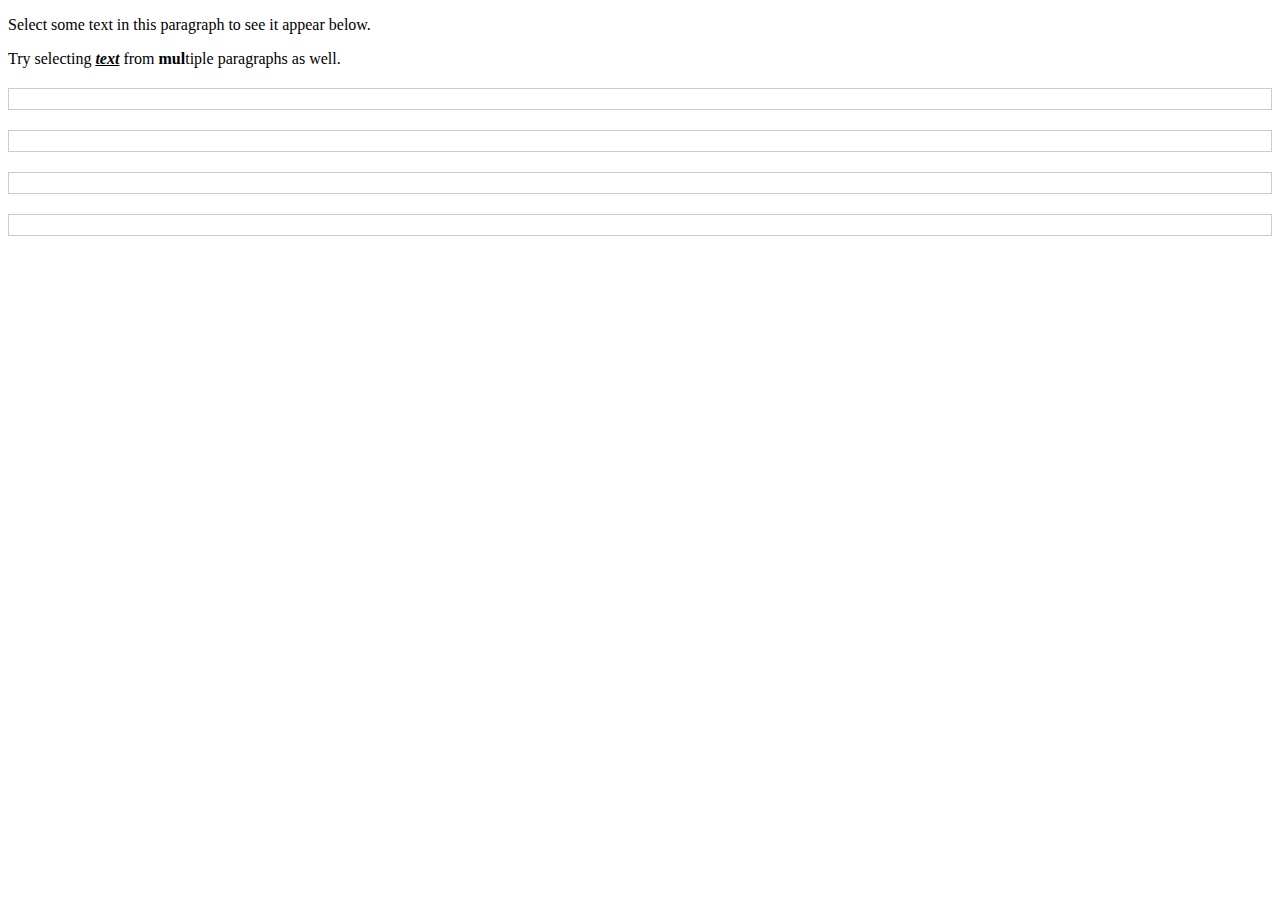
<file: Editor style detector/index.html>
<!DOCTYPE html>
<html lang="en">
  <head>
    <meta charset="UTF-8" />
    <meta name="viewport" content="width=device-width, initial-scale=1.0" />
    <link rel="stylesheet" href="style.css" />
    <title>Document</title>
  </head>
  <body>

    <div contenteditable="true" id="container">
      <p class = "editable">Select some text in this paragraph to see it appear below.</p>
      <p class = "editable">Try selecting <strong><em><u>text</u></em></strong> from <strong>mul</strong>tiple paragraphs as well.</p>
    </div>

    <div id="selection-box"></div>
    <div id="html-box"></div>
    <div id="style-box"></div>
    <!-- Box to show current styles -->
    <div id="char-style-box"></div>
    <!-- Box to show character-specific styles -->

	<div id="modalOverlay" style="display: none">
      <div id="urlModal" class="cssanimation zoomIn">
        <div id="modalContent">
          <input type="text" id="urlInput" placeholder="Enter URL" />
        </div>
      </div>
    </div>

    <script src="script.js"></script>
  </body>
</html>
</file>
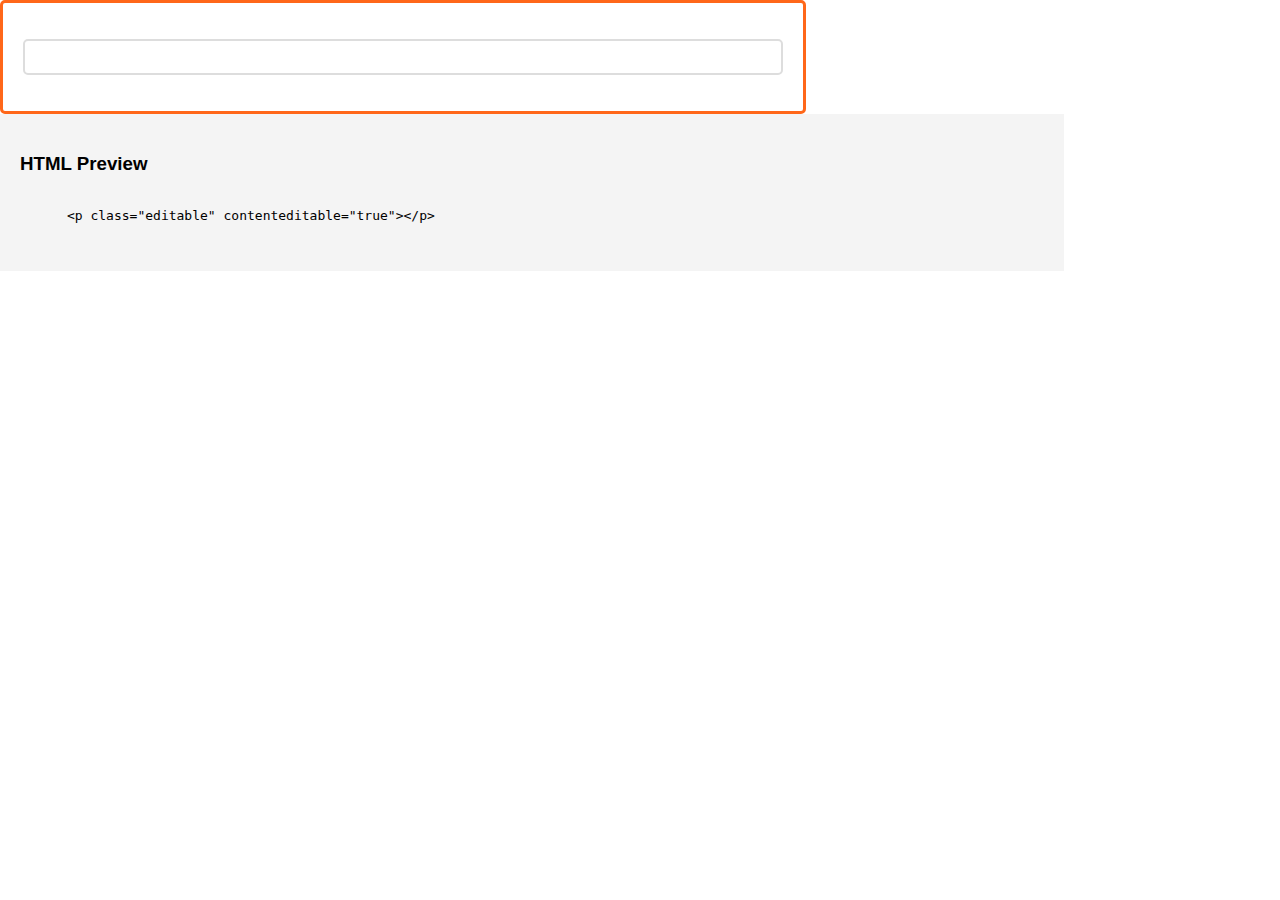
<file: Editor test 2/index.html>
<!DOCTYPE html>
<html lang="en">
  <head>
    <meta charset="UTF-8" />
    <meta name="viewport" content="width=device-width, initial-scale=1.0" />
    <title>Editable Content with HTML Preview</title>
    <link rel="stylesheet" href="style.css" />
  </head>
  <body>
    <div id="editable-container">
      <p class="editable" contenteditable="true"></p>
    </div>
    <!-- <p class="editable" contenteditable="true"></p> -->
    <!-- <pre
        contenteditable="true"
        class="editable"
      ><code id="one" contenteditable="true" class="editable"></code></pre> -->

    <!-- <div class="captionedImageContainer editable" tabindex="0">
        <figure>
          <div class="imageContainer">
            <img src="https://i.imgur.com/5BbzRdV.jpeg" alt="" />
          </div>
          <figcaption class="imageCaption editable" contenteditable="true">
            Picture of Architecture from unsplash
          </figcaption>
        </figure>
      </div> -->

    <div id="html-preview">
      <h3>HTML Preview</h3>
      <pre id="html-content"></pre>
    </div>

    <script src="script.js"></script>
  </body>
</html>

<!-- <div class="captionedImageContainer editable" tabindex="0">
    <figure>
      <div class="imageContainer">
        <img src="./hori.jpg" alt="" />
      </div>
   
    </figure>
  </div>

  <div class="captionedImageContainer editable" tabindex="0">
    <figure>
      <div class="imageContainer">
        <img src="./hori.jpg" alt="" />
      </div>
      <figcaption class="imageCaption editable" contenteditable="true">
        Picture of Architecture from unsplash
      </figcaption>
    </figure>
  </div> -->
</file>
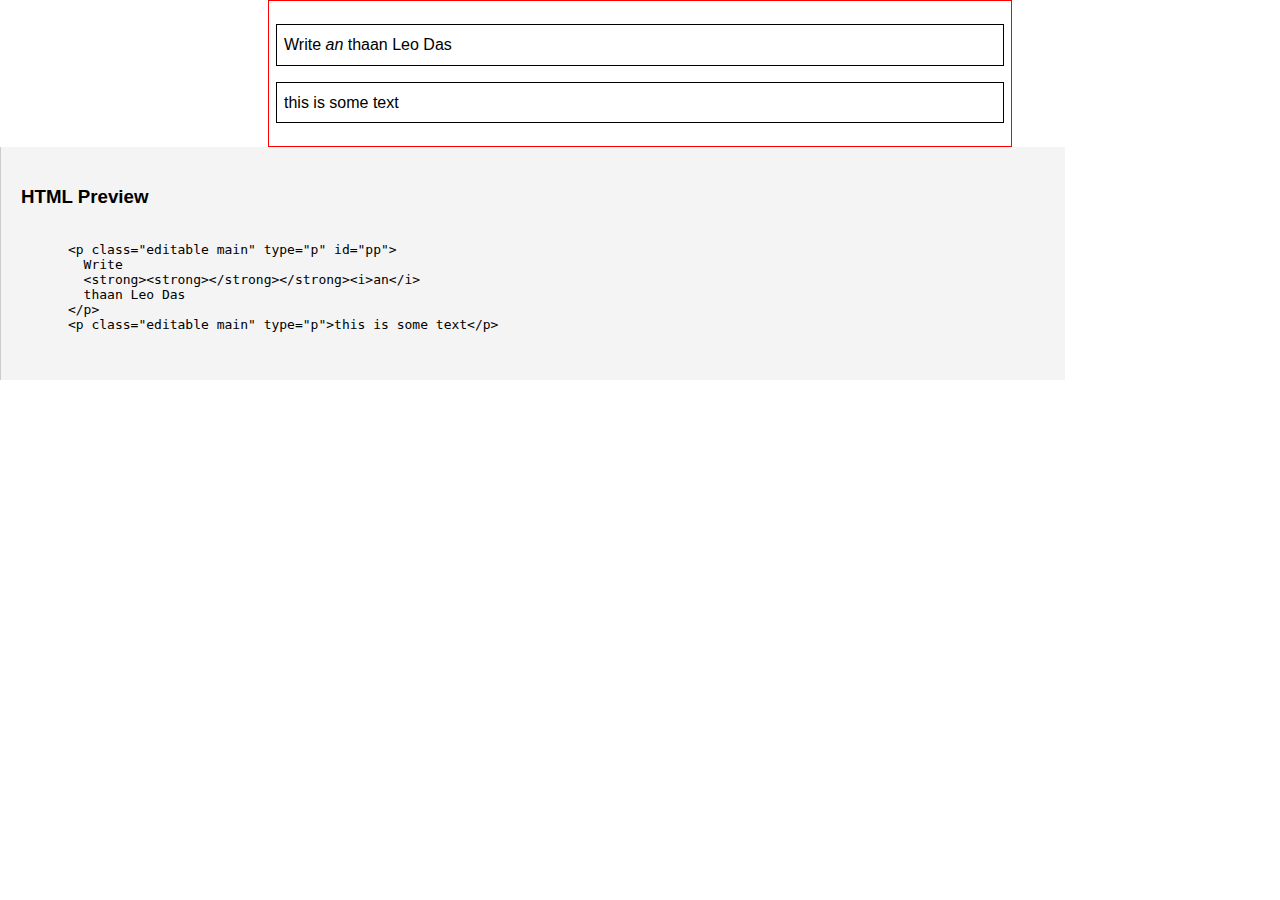
<file: Editor test 3/index.html>
<!DOCTYPE html>
<html lang="en">
  <head>
    <meta charset="UTF-8" />
    <meta name="viewport" content="width=device-width, initial-scale=1.0" />
    <title>EDITOR TEST 3</title>
    <link rel="stylesheet" href="style.css" />
  </head>
  <body>
    <div id="editable-container" contenteditable="true" tabindex="-1">
      <p class="editable main" type="p" id="pp">
        Write
        <strong><strong></strong></strong><i>an</i>
        thaan Leo Das
      </p>
      <p class="editable main" type="p">this is some text</p>
    </div>
    <div id="html-preview">
      <h3>HTML Preview</h3>
      <pre id="html-content"></pre>
    </div>
    <script src="script.js
    "></script>
  </body>
</html>
<!-- <h1 class="editable main" id="hh" type="h1">hellow</h1> -->
</file>
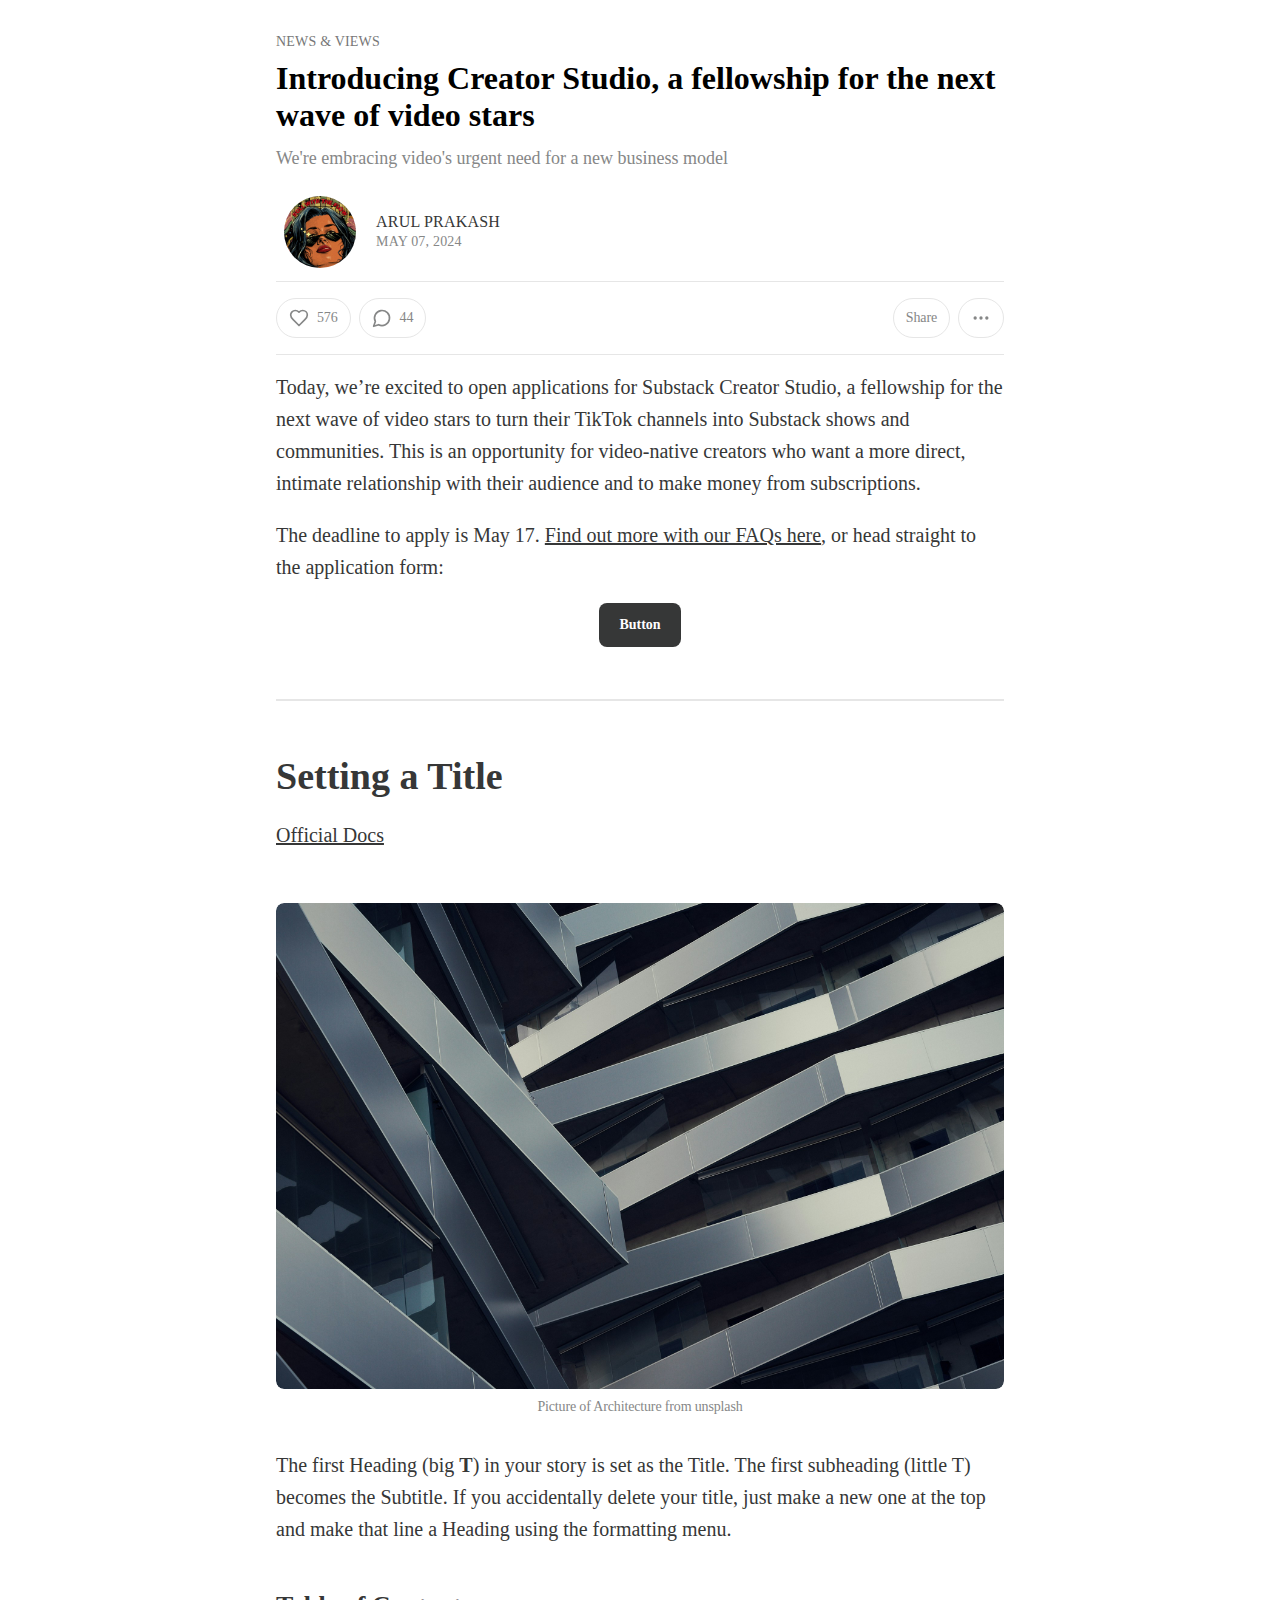
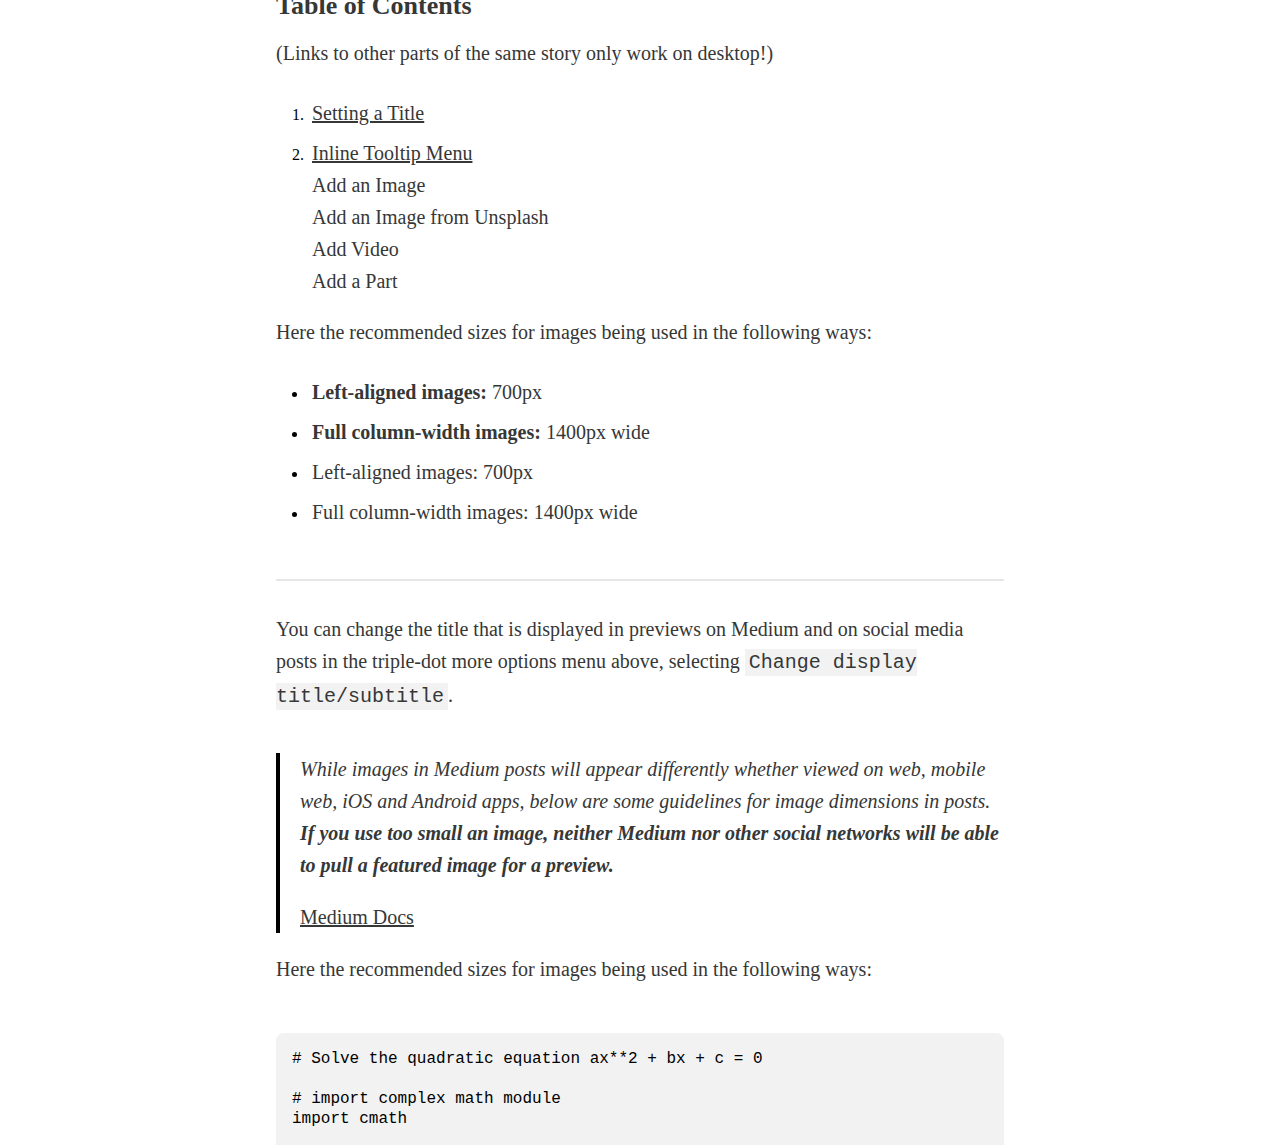
<file: Editor layout/flex.html>
<!DOCTYPE html>
<html lang="en">
  <head>
    <meta charset="UTF-8" />
    <meta name="viewport" content="width=device-width, initial-scale=1.0" />
    <title>Blog Flex</title>
    <link rel="stylesheet" href="flex.css" />
  </head>
  <body>
    <div class="container">
      <div class="post">
        <div class="headerContainer">
          <div class="kicker"><a href="#">News & Views</a></div>
          <div class="title">
            Introducing Creator Studio, a fellowship for the next wave of video
            stars
          </div>
          <div class="subtitle">
            We're embracing video's urgent need for a new business model
          </div>
          <div class="profilePostDetails">
            <div class="profilePictureNameDate">
              <div class="profilePictureContainer">
                <div class="squareContainer">
                  <div class="roundContainer">
                    <a class="profilePictureLink" href="#">
                      <img src="pp1.jpg" alt="" />
                    </a>
                  </div>
                </div>
              </div>
              <div class="nameDateContainer">
                <div class="nameContainer">
                  <a href="#" class="nameLink">Arul Prakash</a>
                </div>
                <div class="dateContainer">
                  <div class="date">May 07, 2024</div>
                </div>
              </div>
            </div>
            <div class="likeCommentsShareMore">
              <div class="likeComment">
                <div class="headerButtonContainer likeButtonContainer">
                  <a class="headerButton">
                    <svg
                      role="img"
                      style="height: 20px; width: 20px"
                      width="20"
                      height="20"
                      viewBox="0 0 24 24"
                      fill="#000000"
                      stroke-width="2"
                      stroke="#000"
                      xmlns="http://www.w3.org/2000/svg"
                      class="icon"
                    >
                      <g>
                        <title></title>
                        <svg
                          xmlns="http://www.w3.org/2000/svg"
                          width="24"
                          height="24"
                          viewBox="0 0 24 24"
                          stroke-width="2"
                          stroke-linecap="round"
                          stroke-linejoin="round"
                          class="lucide lucide-heart"
                        >
                          <path
                            d="M19 14c1.49-1.46 3-3.21 3-5.5A5.5 5.5 0 0 0 16.5 3c-1.76 0-3 .5-4.5 2-1.5-1.5-2.74-2-4.5-2A5.5 5.5 0 0 0 2 8.5c0 2.3 1.5 4.05 3 5.5l7 7Z"
                          ></path>
                        </svg>
                      </g>
                    </svg>
                    <div class="label">576</div>
                  </a>
                </div>
                <div class="headerButtonContainer commentButtonContainer">
                  <a href="#" role="button" class="headerButton">
                    <svg
                      role="img"
                      style="height: 20px; width: 20px"
                      width="20"
                      height="20"
                      viewBox="0 0 24 24"
                      fill="#000000"
                      stroke-width="2"
                      stroke="#000"
                      xmlns="http://www.w3.org/2000/svg"
                      class="icon"
                    >
                      <g>
                        <title></title>
                        <svg
                          xmlns="http://www.w3.org/2000/svg"
                          width="24"
                          height="24"
                          viewBox="0 0 24 24"
                          stroke-width="2"
                          stroke-linecap="round"
                          stroke-linejoin="round"
                          class="lucide lucide-message-circle"
                        >
                          <path d="M7.9 20A9 9 0 1 0 4 16.1L2 22Z"></path>
                        </svg>
                      </g>
                    </svg>
                    <div class="label">44</div></a
                  >
                </div>
              </div>
              <div class="shareMore">
                <div class="headerButtonContainer shareButtonContainer">
                  <a class="headerButton" href="#"
                    ><div class="label">Share</div></a
                  >
                </div>
                <div class="headerButtonContainer moreButtonContainer">
                  <a class="headerButton" href="#"
                    ><svg
                      xmlns="http://www.w3.org/2000/svg"
                      width="20"
                      height="20"
                      viewBox="0 0 24 24"
                      fill="none"
                      stroke="currentColor"
                      stroke-width="2"
                      stroke-linecap="round"
                      stroke-linejoin="round"
                      class="icon edit-icon"
                    >
                      <circle cx="12" cy="12" r="1"></circle>
                      <circle cx="19" cy="12" r="1"></circle>
                      <circle cx="5" cy="12" r="1"></circle></svg
                  ></a>
                </div>
              </div>
            </div>
          </div>
        </div>
        <div class="bodyContainer">
          <!-- -------------------------------------------------------copied over--------------------------------------------- -->
          <p>
            Today, we’re excited to open applications for Substack Creator
            Studio, a fellowship for the next wave of video stars to turn their
            TikTok channels into Substack shows and communities. This is an
            opportunity for video-native creators who want a more direct,
            intimate relationship with their audience and to make money from
            subscriptions.
          </p>
          <p>
            <span>The deadline to apply is May 17. </span
            ><a
              href="https://on.substack.com/p/substack-creator-studio-faq"
              rel=""
              >Find out more with our FAQs here</a
            ><span>, or head straight to the application form:&nbsp;</span>
          </p>
          <p class="buttonWrapper">
            <a class="linkButton" href="#"><span>Button</span></a>
          </p>
          <hr />
          <h1><strong>Setting a Title</strong></h1>
          <p><a href="#">Official Docs</a></p>
          <div class="captionedImageContainer">
            <figure>
              <div class="imageContainer">
                <div class="skeleton-loader"></div>
                <img
                  data-src="./hori.jpg"
                  class="lazyload"
                  alt="Lazy Loaded Image"
                />
                <!-- <img src="./hori.jpg" alt="" /> -->
              </div>
              <figcaption class="imageCaption">
                Picture of Architecture from unsplash
              </figcaption>
            </figure>
          </div>

          <p>
            The first Heading (big <strong>T</strong>) in your story is set as
            the Title. The first subheading (little T) becomes the Subtitle. If
            you accidentally delete your title, just make a new one at the top
            and make that line a Heading using the formatting menu.
          </p>
          <h2 class="smallHeading"><strong>Table of Contents</strong></h2>
          <p>(Links to other parts of the same story only work on desktop!)</p>
          <ol>
            <li>
              <p><a href="#">Setting a Title</a></p>
            </li>
            <li>
              <p>
                <a href="#">Inline Tooltip Menu</a><br />Add an Image<br />Add
                an Image from Unsplash<br />Add Video<br />Add a Part
              </p>
            </li>
          </ol>

          <p>
            Here the recommended sizes for images being used in the following
            ways:
          </p>
          <ul>
            <li>
              <p><strong>Left-aligned images:</strong> 700px</p>
            </li>
            <li>
              <p><strong>Full column-width images:</strong> 1400px wide</p>
            </li>
            <li>
              <p>Left-aligned images: 700px</p>
            </li>
            <li>
              <p>Full column-width images: 1400px wide</p>
            </li>
          </ul>
          <hr />

          <p>
            You can change the title that is displayed in previews on Medium and
            on social media posts in the triple-dot more options menu above,
            selecting <code>Change display title/subtitle</code>.
          </p>
          <blockquote>
            <p>
              <em
                >While images in Medium posts will appear differently whether
                viewed on web, mobile web, iOS and Android apps, below are some
                guidelines for image dimensions in posts.
              </em>
              <strong
                ><em
                  >If you use too small an image, neither Medium nor other
                  social networks will be able to pull a featured image for a
                  preview.</em
                ></strong
              >
            </p>
            <p>
              <a href="#">Medium Docs</a>
            </p>
          </blockquote>

          <p>
            Here the recommended sizes for images being used in the following
            ways:
          </p>
          <pre><code># Solve the quadratic equation ax**2 + bx + c = 0

# import complex math module
import cmath

a = 1
b = 5
c = 6
            
# calculate the discriminant
d = (b**2) - (4*a*c)
            
# find two solutions
sol1 = (-b-cmath.sqrt(d))/(2*a)
sol2 = (-b+cmath.sqrt(d))/(2*a)
            
print('The solution are {0} and {1}'.format(sol1,sol2))</code></pre>
          <p>
            While images in Medium posts will appear differently whether viewed
            on web, mobile web, iOS and Android apps, below are some guidelines
            for image dimensions in posts. If you use too small an image,
            neither Medium nor other social networks will be able to pull a
            featured image for a preview.
          </p>
        </div>
      </div>
    </div>
    <script src="lazysizes.min.js" async=""></script>
    <script>
      document.addEventListener("lazyloaded", function (e) {
        const img = e.target;
        const skeletonLoader = img
          .closest(".imageContainer")
          .querySelector(".skeleton-loader");
        if (skeletonLoader) {
          skeletonLoader.style.display = "none"; // Hide the skeleton loader
        }
      });
    </script>
  </body>
</html>
</file>
<file: Editor style detector/style.css>
body {
  height: 100vh;
}

#selection-box,
#html-box,
#style-box,
#char-style-box {
  margin-top: 20px;
  padding: 10px;
  border: 1px solid #ccc;
  white-space: pre-wrap; /* Preserve whitespace formatting */
}

#selection-box,
#style-box {
  display: block; /* Visible by default */
}

/* FROM URL CODE========================================================================================================== */

body.modal-active #container {
  filter: blur(1.3px);
}

/* Modal overlay to cover the entire screen */
#modalOverlay {
  position: fixed;
  top: 0;
  left: 0;
  width: 100%;
  height: 100%;
  background-color: rgba(0, 0, 0, 0.3);
  z-index: 1000;
  display: flex;
  justify-content: center;
  align-items: center;
}

/* Modal box */
#urlModal {
  background-color: black;
  color: white;
  padding: 10px;
  border-radius: 5px;
  position: relative;
  bottom: 100px;
  width: 50%; /* Set the width of the modal to 50% */
  max-width: 700px; /* Optional: Limit the width for larger screens */
  min-width: 400px;
  text-align: center;
  z-index: 2000;
}

/* Modal content styling */
#modalContent {
  display: flex;
  align-items: center;
  justify-content: space-between; /* Align input and button */
}

#urlInput {
  flex: 1;
  border: none;
  background-color: transparent;
  color: white;
  font-size: 16px;
  padding: 5px;
}

#urlInput:focus {
  outline: none;
}

.cssanimation {
  animation-duration: 0.15s;
  animation-fill-mode: both;
  display: inline-block;
}

.zoomIn {
  animation-name: zoomIn;
}

@keyframes zoomIn {
  from {
    transform: scale(2);
    opacity: 0;
  }
}
</file>
<file: Editor test 2/style.css>
/* Ensure labels have the same width */
.fixed-width-label {
  display: inline-block;
  width: 100px;
  vertical-align: top; /* Align labels with input fields */
}

/* Make input fields expand to fill the available space */
input[type="text"] {
  width: calc(100% - 120px);
  box-sizing: border-box;
}

/* Align the <p> tag with the input fields */
.aligned-content {
  visibility: hidden;
  display: flex;
  align-items: center; /* Align the <p> vertically with the inputs */
}

.aligned-content p {
  font-size: 12px;
  color: red;
  margin-top: 3px;
  margin-bottom: 10px;
  width: calc(100% - 120px);
  box-sizing: border-box;
  padding-left: 8px; /* Add padding to align with inputs */
}

/* Center the buttons using flexbox */
.button-container {
  display: flex;
  justify-content: center;
}

/* Optional: Add spacing between the buttons */
.button-container > * {
  margin: 0 5px;
}

/* Ensure the div doesn't overflow its container */
.image-form {
  max-width: 100%;
  background-color: #eeeeee;
}

.red {
  color: red;
}

.image-form {
  padding-left: 13px;
  padding-top: 13px;
  padding-bottom: 13px;
}

.image-form input[text]:focus {
  border: 3px solid #ff6719 !important;
}

/* .image-form {
  padding-left: 13px !important;
  padding-top: 13px !important;
  padding-bottom: 13px !important;
} */

/* ================FOR THE IMAGE AND IMAGE CONTAINER============================================================================================= */

.captionedImageContainer {
  margin: 32px auto 32px auto;
  word-break: break-word;
  overflow-wrap: break-word;
  margin-bottom: 32px;
}

figure {
  width: 100%;
  margin: 0 auto;
}

figcaption {
  /* substack color */
  /* color: #868787; */

  /* medium color */
  color: #525252;
  font-size: 14px;
  line-height: 20px;
  font-weight: 400;
  letter-spacing: -0.15px;
  margin-top: 8px;
  width: 70%;
  padding-left: 15%;
  padding-right: 15%;
  text-align: center;
}

/* figcaption[contenteditable="true"]:empty:before {
  content: attr(placeholder);
  pointer-events: none;
   For Firefox 
  display: block;  

  color: #b6b6b6;
} */

figcaption .figcaption-placeholder-span {
  color: #b3b3b1;
  user-select: none !important; /* Prevent text selection */
  -webkit-user-select: none !important; /* For Safari */
  -moz-user-select: none !important; /* For Firefox */
  -ms-user-select: none !important; /* For IE */
  z-index: -2;
}

.imageContainer {
  border-radius: 8px;
  display: flex;
  flex-direction: column;
  align-items: center;
  padding: 0;
  margin: 0 auto;
  width: auto;
  height: auto;
  border: 0;
  text-decoration: none;
  overflow: hidden;
  /* cursor: zoom-in; */
  position: relative;
}

.imageContainer img {
  border-radius: inherit;
  display: block;
  width: 100%;
  height: auto;
  margin: 0 auto;
  overflow-clip-margin: content-box;
  overflow: clip;
}

/* ================================CUSTOM FOR THIS DEMO============================================== */

body {
  display: flex;
  flex-direction: column;
  margin: 0;
  font-family: Arial, sans-serif;
}
#editable-container {
  flex: 1;
  padding: 20px;
  border: 3px solid #ff6719;
  width: 760px;
  border-radius: 5px;
  /* user-select: text; */
}
#editable-container > * {
  padding: 7px;
}
#html-preview {
  width: 80%;
  padding: 20px;
  background-color: #f4f4f4;
  overflow-y: auto;
  /* border-left: 1px solid #ccc; */
}
.editable {
  /* margin-bottom: 10px; */
  /* padding: 10px; */
  border: 2px solid #ddd;
  border-radius: 5px;
}
.editable:focus {
  /* outline: 3px solid #ff6719; */
  border: 2px solid #ff6719;
  outline: none;

  border-radius: 5px;
}
pre code {
  display: block;
  line-height: 20px;
  min-height: 20px;
  padding: 7px;
  white-space: pre-wrap; /* Enables wrapping of long lines */
  word-wrap: break-word; /* Breaks long words if necessary */
}
/* pre {
    word-wrap: break-word;
  } */

/* ===================================================================================== */

li {
  border: none !important;
}
</file>
<file: Editor test 3/style.css>
body {
  display: flex;
  flex-direction: column;
  margin: 0;
  font-family: Arial, sans-serif;
}

#editable-container {
  flex: 1;
  width: 728px;
  margin: 0 auto;
  border: 1px solid red;
  min-width: 280px;
  overflow-wrap: break-word;
  padding: 7px;
}

#html-preview {
  width: 80%;
  padding: 20px;
  background-color: #f4f4f4;
  overflow-y: auto;
  border-left: 1px solid #ccc;
}

/* #editable-container:focus {
   outline: none; 
} */

.editable {
  border: 1px solid black;
}

#editable-container:focus {
  border: 2px solid orange;
  outline: none;
}

#editable-container > * {
  padding: 7px;
}

p {
  line-height: 1.6em;
  min-height: 1.6em;
}

.command {
  color: red;
}
</file>
<file: Editor layout/flex.css>
body {
  box-sizing: border-box;
  font-family: "Segoe UI";
  margin: 0;
}

.container {
  width: 728px;
  margin: 0 auto;
  /* border: 0.5px solid red; */
  min-width: 280px;
  overflow-wrap: break-word;
}

.post {
  margin-top: 32px;
}

.headerContainer {
  display: flex;
  flex-direction: column;
}

.kicker {
  margin-bottom: 8px;
  display: flex;
  align-items: center;
}

.kicker a {
  text-transform: uppercase;
  color: #777777;
  font-weight: 500;
  line-height: 20px;
  font-size: 14px;
  letter-spacing: 0.2px;
  list-style: none;
  text-decoration: unset;
  cursor: pointer;
  overflow-wrap: break-word;
}

.title {
  font-weight: 700;
  color: black;
  font-size: 2em;
  overflow-wrap: break-word;
}

.subtitle {
  color: #868787;
  font-size: 18px;
  line-height: 24px;
  margin-top: 12px;
  margin-bottom: 18px;
  font-weight: 400;
  overflow-wrap: break-word;
}

.profilePostDetails {
  display: flex;
  flex-direction: column;
  margin-bottom: 16px;
}

.profilePictureNameDate {
  box-sizing: border-box;
  display: flex;
  flex-direction: row;
  padding: 0;
  align-items: center;
  gap: 12px;
  overflow-wrap: break-word;
  text-decoration: none;
}

.squareContainer {
  display: flex;
  align-items: center;
  justify-content: center;
  height: 80px;
  width: 80px;
  padding: 4px;
}

.roundContainer {
  border-radius: 50%;
  behavior: url(PIE.htc);
  display: flex;
  align-items: center;
  justify-content: center;
  overflow: hidden;
  /* border: 1px solid red; */
  width: 72px;
  height: 72px;
  text-align: center;
}

.roundContainer a {
  display: flex;
  justify-content: center;
  align-items: center;
  width: 100%;
  height: 100%;
}

.roundContainer img {
  width: 100%;
  height: 100%;
  object-fit: cover;
}

.nameDateContainer {
  height: 40px;
  display: flex;
  flex-direction: column;
  text-decoration: unset;
  list-style: none;
}

.nameContainer a {
  letter-spacing: 0.2px;
  text-transform: uppercase;
  color: #363737;
  font-weight: 500;
  line-height: 20px;
  font-size: 16px;
  text-decoration: unset;
  margin: 0;
  list-style: none;
  display: block;
  overflow-wrap: break-word;
  cursor: pointer;
}

.dateContainer .date {
  text-decoration: unset;
  list-style: none;
  letter-spacing: 0.2px;
  text-transform: uppercase;
  color: #868787;
  font-weight: 500;
  font-size: 14px;
  line-height: 20px;
  margin: 0;
}

.likeCommentsShareMore {
  margin-top: 5px;
  display: flex;
  flex: 1 1 1px;
  border-bottom: 1px solid #e6e6e6;
  border-top: 1px solid #e6e6e6;
  padding-bottom: 16px;
  padding-top: 16px;
  gap: 16px;
  align-items: center;
  justify-content: space-between;
  text-decoration: unset;
  list-style: none;
}

.likeComment,
.shareMore {
  display: flex;
  gap: 8px;
  text-decoration: unset;
  list-style: none;
  overflow-wrap: break-word;
}

.headerButtonContainer {
  padding: 0;
  border: 1px solid #e6e6e6;
  box-sizing: border-box;
  border-radius: 20px;
  height: 40px;
  min-width: 40px;
  user-select: none;
  /* position: relative; */
  align-items: center;
  background: 0 0;
  cursor: pointer;
  display: flex;
  font-family: "Segoe UI";
  text-decoration: none;
  flex: 0 0 auto;
}

.headerButton {
  box-sizing: border-box;
  height: 40px;
  min-width: 40px;
  padding: 0 12px;
  column-gap: 8px;
  align-items: center;
  background: 0 0;
  cursor: pointer;
  display: flex;
  text-decoration: none;
  flex: 0 0 auto;
  color: #363737;
}

.headerButton svg {
  flex-shrink: 0;
  fill: none;
  stroke: #868787;
  overflow-clip-margin: content-box;
  overflow: hidden;
}

.label {
  border-bottom-width: 2px;
  border-top-width: 2px;
  font-size: 14px;
  line-height: 20px;
  letter-spacing: -0.15px;
  color: #868787;
  font-weight: 500;
}

.bodyContainer {
  overflow-wrap: break-word;
  /* border: 0.5px solid red; */
  display: flex;
  flex-direction: column;
  word-break: break-word;
  margin-bottom: 16px;
  width: 100%;
}

.captionedImageContainer {
  margin: 32px auto 32px auto;
  word-break: break-word;
  overflow-wrap: break-word;
  margin-bottom: 32px;
}

figure {
  width: 100%;
  margin: 0 auto;
}

figcaption {
  color: #868787;
  font-size: 14px;
  line-height: 20px;
  font-weight: 400;
  letter-spacing: -0.15px;
  margin-top: 8px;
  width: 70%;
  padding-left: 15%;
  padding-right: 15%;
  text-align: center;
}

.imageContainer {
  border-radius: 8px;
  display: flex;
  flex-direction: column;
  align-items: center;
  padding: 0;
  margin: 0 auto;
  width: auto;
  height: auto;
  border: 0;
  text-decoration: none;
  overflow: hidden;
  /* cursor: zoom-in; */
  position: relative;
}

.skeleton-loader {
  position: absolute;
  top: 0;
  left: 0;
  width: 100%;
  height: 100%;
  background-color: #e0e0e0;
  animation: skeleton-loading 1.5s infinite ease-in-out;
  border-radius: 8px; /* Match the image's border-radius if needed */
}

@keyframes skeleton-loading {
  0% {
    background-position: -200px 0;
  }
  100% {
    background-position: calc(200px + 100%) 0;
  }
}

.lazyload {
  display: block;
  width: 100%;
  height: auto;
  border-radius: 8px; /* Match the border-radius */
}

.imageContainer img {
  border-radius: inherit;
  display: block;
  width: 100%;
  height: auto;
  margin: 0 auto;
  overflow-clip-margin: content-box;
  overflow: clip;
}

/* ---------------------------------------------------copied over--------------------------------------------- */

p {
  color: #363737;
  line-height: 1.6em;
  margin: 0 0 20px 0;
  font-weight: 400;
  font-family: "Segoe UI";
  font-size: 20px;
}

p a {
  text-decoration: underline;
  color: #363737;
}

.buttonWrapper {
  text-align: center;
  color: #363737;
  line-height: 1.6em;
  margin: 0 0 20px 0;
}

.linkButton {
  padding: 12px 20px;
  height: auto;
  background-color: #363737;
  color: #ffffff;
  text-decoration: none;
  font-family: "Segoe UI";
  display: inline-block;
  box-sizing: border-box;
  cursor: pointer;
  border: 0;
  border-radius: 8px;
  font-size: 14px;
  line-height: 20px;
  font-weight: 600;
  text-align: center;
  margin: 0;
  opacity: 1;
  outline: 0;
  white-space: nowrap;
}

hr {
  margin: 32px 0;
  padding: 0;
  height: 1.5px;
  background: #e6e6e6;
  border: 0;
}

h2 {
  color: #363737;
  word-wrap: break-word;
  font-family: "Segoe UI";
  font-size: 1.625em;
  font-weight: 700;
  margin: 1em 0 0.625em;
  line-height: 1.16em;
}

ol,
ul {
  margin-top: 0;
  margin-bottom: 19px;
  padding: 0;
}

li {
  margin: 8px 0 0 32px;
  position: relative;
}

li p {
  margin: 0;
  box-sizing: border-box;
  padding-left: 4px;
}

h1 strong {
  font-size: 38px;
  font-family: "Segoe UI";
  font-weight: 700;
  line-height: 1.16em;
  margin: 1em 0 0.625em;
  word-wrap: break-word;
  white-space: break-spaces;
  font-weight: bold;
  color: #363737;
}

code {
  font-family: monospace;
  background-color: #f2f2f2;
  /* font-size: 75%; */
  padding: 2px 4px;
}

blockquote {
  padding-left: 0;
  border-left: 4px solid black;
  margin: 20px 0;
  padding: 0;
}

blockquote p {
  line-height: 1.6em;
  margin: 0 0 20px 20px !important;
}

blockquote p:last-child {
  margin-bottom: 0 !important;
}

pre {
  position: relative;
  background: #f2f2f2;
  padding: 16px !important;
  margin: 28px 0 !important;
  border-radius: 8px;
  box-sizing: border-box;
  white-space: pre-wrap;
  display: block;
  font-family: monospace;
  word-wrap: break-word;
  /* from  pre code */
  /* display: block;

  text-align: left;
  padding: 0;
  margin: 0;

  font-size: 16px;
  line-height: 20px;
  font-weight: 500; */

  /* from code */
  /* background-color: #f2f2f2; */
  /* padding: 2px 4px; */
}

pre code {
  display: block;
  height: fit-content !important;
  text-align: left;
  padding: 0;
  margin: 0;
  white-space: pre-wrap;
  font-size: 16px;
  line-height: 20px;
  font-weight: 500;
  word-wrap: break-word;
}

pre code p {
  font-family: monospace;
  word-wrap: break-word;
  white-space: pre-wrap;
  font-size: 16px;
  line-height: 20px;
  font-weight: 500;
  word-wrap: break-word;
  margin: 0;
  padding: 0;
}
</file>
